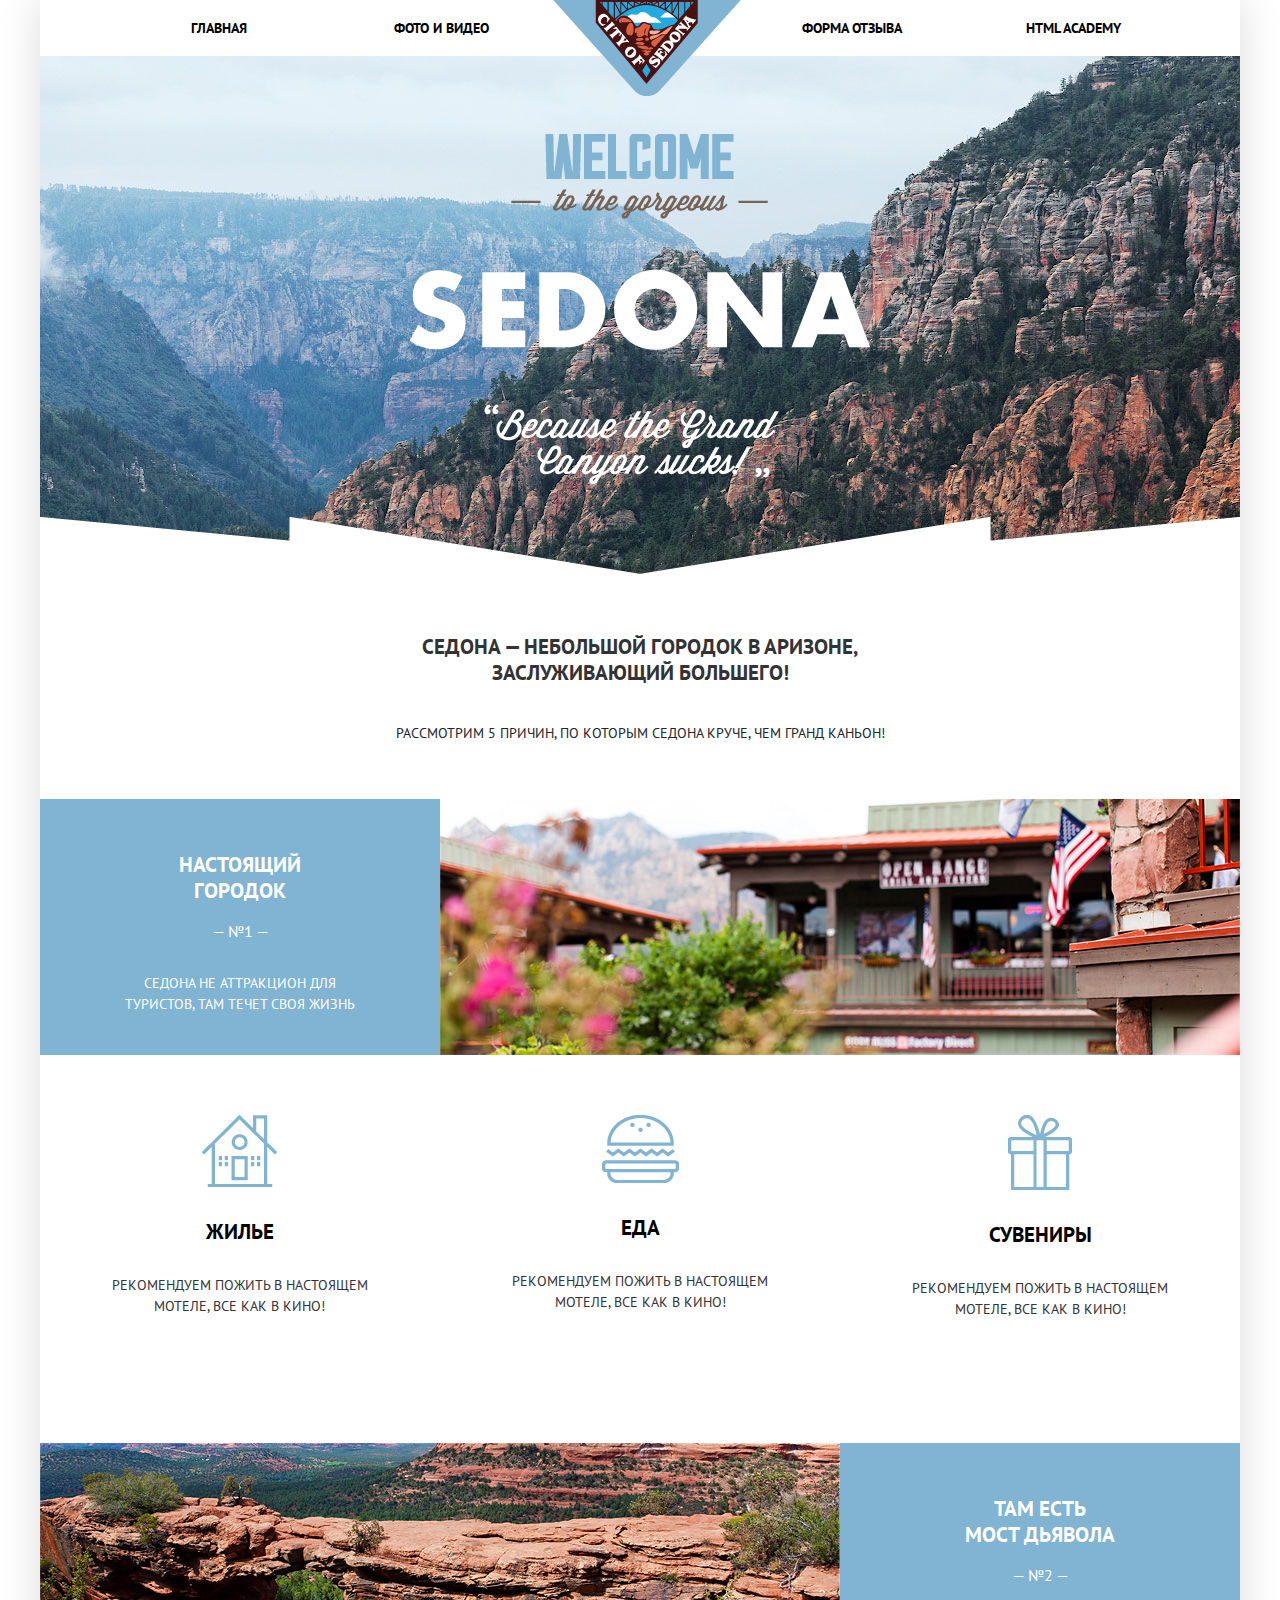
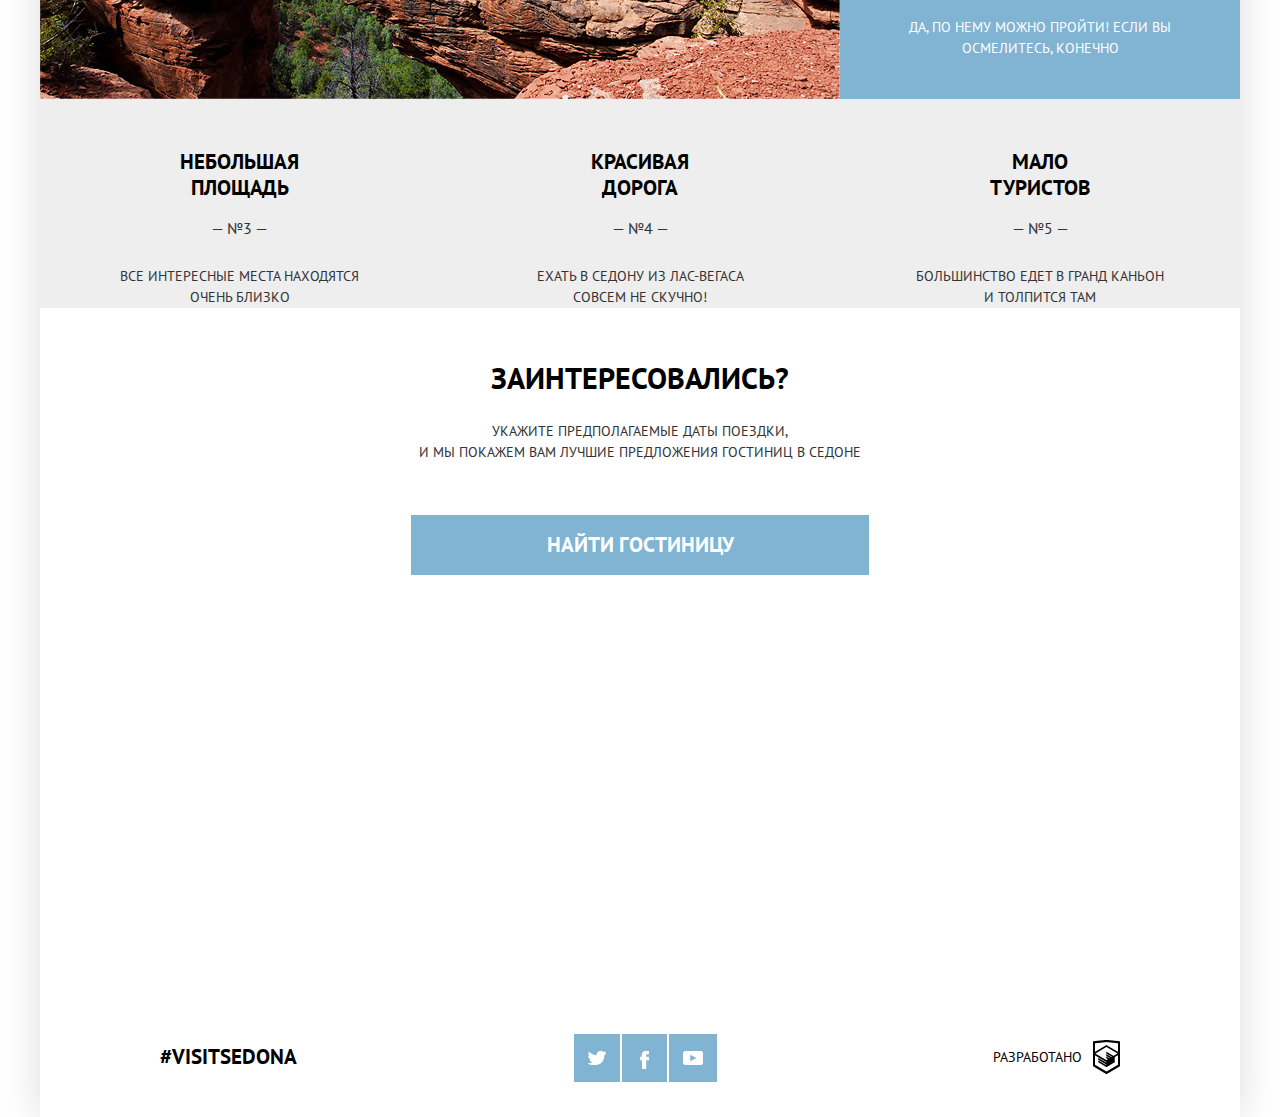
<file: index.html>
<!DOCTYPE html>
<html lang="ru">
<head>
  <meta charset="UTF-8">
  <meta name="viewport" content="width=device-width, initial-scale=1.0">
  <meta http-equiv="X-UA-Compatible" content="ie=edge">
  <!-- <meta name=”viewport” content=”width=device-width, initial-scale=1"> -->
  <link href="https://fonts.googleapis.com/css?family=PT+Sans:400,700&display=swap&subset=cyrillic" rel="stylesheet">
  <!-- <link rel="stylesheet" href="css/normalize.css"> -->
  <link rel="stylesheet" href="css/bootstrap.min.css">
  <link rel="stylesheet" href="css/main.css">
  <title>Senoda</title>
</head>
<body>
  <div class="wraper">
    <div class="page-header">
      <div class="main-nav hamburger-menu">
        
        <input id="menu__toggle" type="checkbox"/>
        <label class="menu__btn" for="menu__toggle">
          <span></span>
        </label>
        <ul class="main-nav__items">
          <li class="main-nav__item">
            <a class="main-nav__link" href="index.html">Главная</a>
          </li>
          <li class="main-nav__item">
              <a class="main-nav__link" href="photo.html">ФОТО И ВИДЕО</a>
          </li>
          <li class="main-nav__item o">
              <a class="main-nav__link" href="#">Форма отзыва</a>
          </li>
          <li class="main-nav__item o">
              <a class="main-nav__link" href="#">HTML Academy</a>
          </li>
          <li class=" main-nav__item--logo">
            <a class="main-nav__logo" href="index.html">
              <picture>
                <source media="(max-width: 768px)"
                srcset="/img/logotyle-mobile.svg.png" >
                  <img src="/img/logo.png" alt="">

              </picture>
              
            </a>
          </li>
           </ul>
      </div>
      <!-- /.main-nav -->
      
    </div>
    <!-- /.page-header -->
    <div class="header">
      <div class="header-img">
        
        <img src="/img/text-index.svg.png" alt="">
      </div>
      <!-- /.header-img -->
    </div>
    <!-- /.header -->
    <div class="intro">
      <div class="intro-title">
          СЕДОНА — небольшой городок в АРИЗОНЕ, 
          зАСЛУЖИвающий большего!
      </div>
      <!-- /.intro-title -->
      <div class="intro-subtitle">
          Рассмотрим 5 причин, по которым Седона круче, чем гранд каньон!
      </div>
      <!-- /.intro-subtitle -->
    </div>
    <!-- /.intro -->

    <div class="features">
      <div class="features__inner">
        <div class="features__title">
            НАСТОЯЩИЙ<br>
            ГОРОДОК
        </div>
        <!-- /.features__title -->
        <div class="features__number">
            — №1 —
        </div>
        <!-- /.features__number -->
        <div class="features__subtitle">
            СЕДОНА НЕ АТТРАКЦИОН ДЛЯ ТУРИСТОВ, 
                ТАМ ТЕЧЕТ СВОЯ ЖИЗНЬ
        </div>
        <!-- /.features__subtitle -->
      </div>
      <!-- /.features__inner -->
      <div class="features__img">

          <picture>
            <source media="(max-width: 1279px)"
            srcset="/img/photo-city@1x768.png">
            
            <img src="/img/photo-city@1x.png" alt="">
            
          </picture>
        </div>
        <!-- /.features__img -->
    </div>
    <!-- /.features -->

    <div class="features__wrap">
    <div class="features__block">
        <img 
        src="/img/icon-house.svg.png"
         alt="">
        <div class="features__block-title">
            Жилье
        </div>
        <!-- /.features__block-title -->
        <div class="features__block-subtitle">
            Рекомендуем пожить в настоящем<br>
             мотеле, все как в кино!
        </div>
        <!-- /.features__block-subtitle -->
      </div>
      <!-- /.features__block -->
      <div class="features__block">
          <img 
          src="/img/icon-burger.svg.png"
           alt="">
          <div class="features__block-title">
              ЕДА
          </div>
          <!-- /.features__block-title -->
          <div class="features__block-subtitle">
              Рекомендуем пожить в настоящем<br>
               мотеле, все как в кино!
          </div>
          <!-- /.features__block-subtitle -->
        </div>
        <!-- /.features__block -->
        <div class="features__block">
            <img 
            src="/img/icon-gift.svg.png"
             alt="">
            <div class="features__block-title">
                СУВЕНИРЫ
            </div>
            <!-- /.features__block-title -->
            <div class="features__block-subtitle">
                Рекомендуем пожить в настоящем<br>
                 мотеле, все как в кино!
            </div>
            <!-- /.features__block-subtitle -->
          </div>
          <!-- /.features__block -->
    </div>
     <!-- /.features__wrap -->

     <div class="features">
        <div class="features__img">
          <picture>
            <source media="(max-width: 1279px)"
            srcset="/img/photo-bridge@2.png">
              <img src="/img/photo-bridge@1x.png" alt="">

          </picture>
            
          </div>
        <div class="features__inner">
            
              <!-- /.features__img -->
          <div class="features__title">
              ТАМ ЕСТЬ<br> 
            Мост дьявола
          </div>
          <!-- /.features__title -->
          <div class="features__number">
              — №2 —
          </div>
          <!-- /.features__number -->
          <div class="features__subtitle">
              Да, по нему можно пройти! 
              Если вы осмелитесь, конечно
          </div>
          <!-- /.features__subtitle -->
        </div>
        <!-- /.features__inner -->
      </div>
      <!-- /.features -->
     
        <div class="features__blocks">
          <div class="features__wrapper">

              <div class="block__title">
                  НЕБОЛЬШАЯ<br>
                  ПЛОЩАДЬ
              </div>
              <!-- /.block__title -->
              <div class="block__number">
                  — №3 —
      
              </div>
              <!-- /.block__number -->
              <div class="block__subtitle">
                  ВСЕ интересные места находятся очень близко
              </div>
              <!-- /.block__subtitle -->
            </div>
            <!-- /.features__block -->
            <div class="features__wrapper">

                <div class="block__title">
                    КРАСИВАЯ<br>
                    ДОРОГА
                </div>
                <!-- /.block__title -->
                <div class="block__number">
                    — №4 —
                </div>
                <!-- /.block__number -->
                <div class="block__subtitle">
                    ЕХАТЬ В СЕДОНУ ИЗ ЛАС-ВЕГАСА совсем 
                      НЕ СКУЧНО!
                </div>
                <!-- /.block__subtitle -->
              </div>
              <!-- /.features__block -->
              <div class="features__wrapper">
                  <div class="block__title">
                      МАЛО<br>
                      ТУРИСТОВ
                  </div>
                  <!-- /.block__title -->
                  <div class="block__number">
                      — №5 —
                  </div>
                  <!-- /.block__number -->
                  <div class="block__subtitle">
                      Большинство едет в гранд каньон и толпится там
                  </div>
                  <!-- /.block__subtitle -->
                </div>
                <!-- /.features__block -->
          </div>
          <!-- /.features__wrap -->
          <div class="search">
            <div class="search__title">
                ЗАИНТЕРЕСОВАЛИСЬ?

            </div>
            <!-- /.search__title -->
            <div class="search__subtitle">
                Укажите предполагаемые даты поездки,<br> 
                и мы покажем вам лучшие предложения гостиниц в седоне

            </div>
            <!-- /.search__subtitle -->
            <div class="search__btn">
              <a href="#">НАЙТИ гостиницу</a>

            </div>
            <!-- /.search__btn -->
          </div>
          <!-- /.search -->

          <div class="map">
              <iframe src="https://www.google.com/maps/embed?pb=!1m18!1m12!1m3!1d463901.4485378964!2d-76.82745947837904!3d38.85880020429956!2m3!1f0!2f0!3f0!3m2!1i1024!2i768!4f13.1!3m3!1m2!1s0x89b7b7becde3601d%3A0x33ac50735dcaec3a!2sSenoda%20Inc!5e0!3m2!1suk!2sua!4v1572986205597!5m2!1suk!2sua" width="100%" height="350" frameborder="0" style="border:0;" allowfullscreen=""></iframe>
          </div>
          <!-- /.map -->

          <div class="footer">
            <div class="footer__title">
                #visitSEDONA
            </div>
            <!-- /.footer__title -->
            <div class="footer__social">
              <div class="social__block">
                <a href="#">
                    <img src="/img/icon-twitter.svg.png" alt="">
                </a>
              </div>
              <!-- /.social__block -->

              <div class="social__block">
                  <a class="fb" href="#">
                      <img class="fd"  src="/img/icon-facebook.svg.png" alt="">
                  </a>
                </div>
                <!-- /.social__block -->

                <div class="social__block">
                    <a href="#">
                        <img src="/img/icon-youtube.svg.png" alt="">
                    </a>
                  </div>
                  <!-- /.social__block -->

            </div>
            <!-- /.footer__social -->
            <div class="footer__info">
              <p>Разработано</p>
              <img src="/img/htmlacademy.svg.png" alt="">
            </div>
            <!-- /.footer__info -->
            
          </div>
          <!-- /.footer -->
            
  </div>
  <!-- /.wraper -->

  
</body>
</html>
</file>
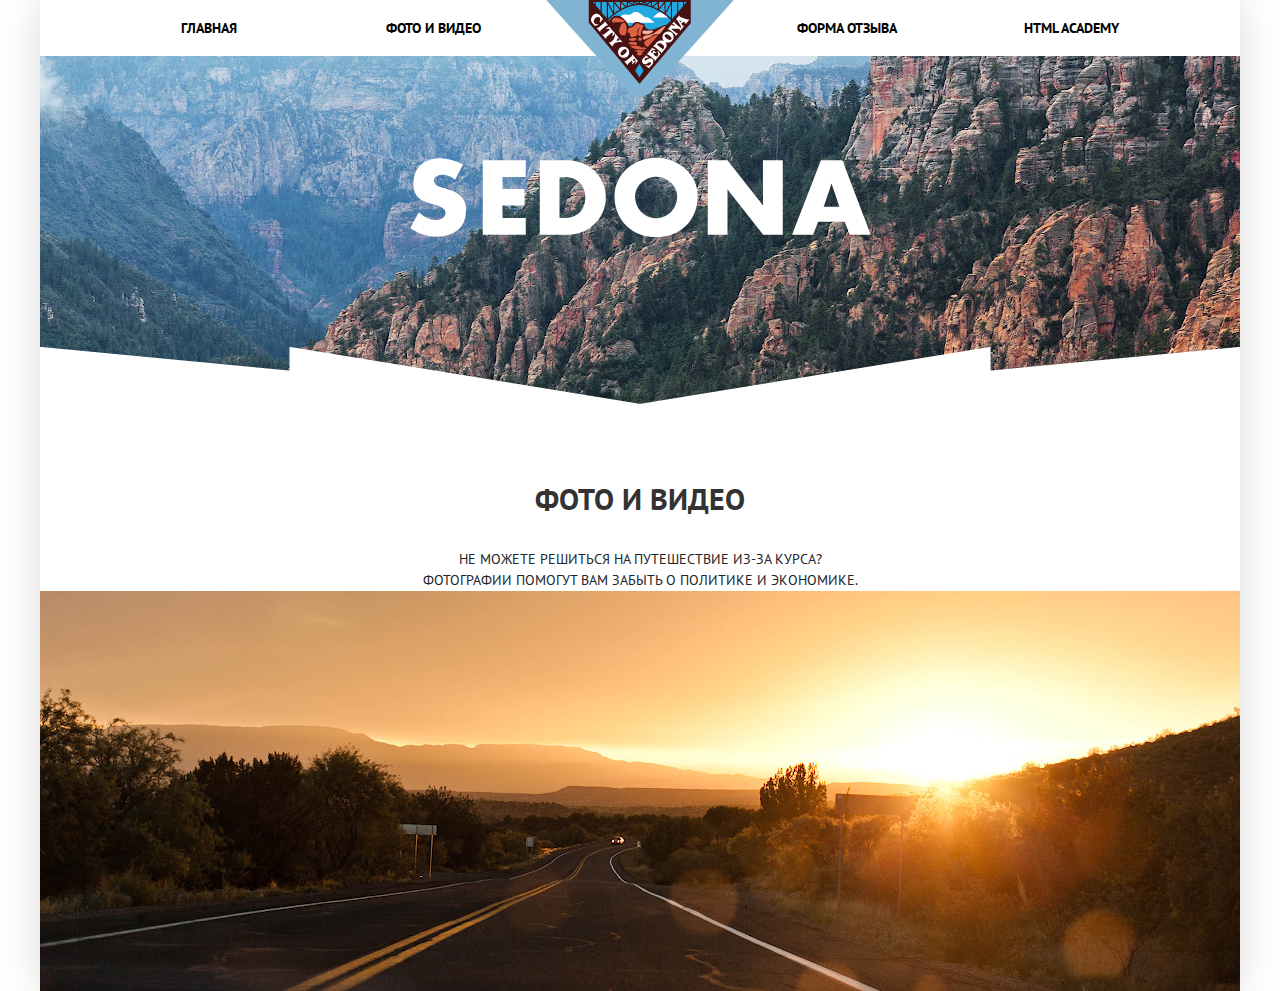
<file: photo.html>
<!DOCTYPE html>
<html lang="ru">
<head>
  <meta charset="UTF-8">
  <meta name="viewport" content="width=device-width, initial-scale=1.0">
  <meta http-equiv="X-UA-Compatible" content="ie=edge">
  <meta name=”viewport” content=”width=device-width, initial-scale=1">
  <link href="https://fonts.googleapis.com/css?family=PT+Sans:400,700&display=swap&subset=cyrillic" rel="stylesheet">
  <!-- <link rel="stylesheet" href="css/normalize.css"> -->
  <link rel="stylesheet" href="css/bootstrap.min.css">
  <link rel="stylesheet" href="css/main.css">
  <title>Photo</title>
</head>
<body>
    <div class="wraper">
        <div class="page-header">
          <div class="main-nav">
            <ul class="main-nav__items">
              <li class="main-nav__item">
                <a class="main-nav__link" href="index.html">Главная</a>
              </li>
              <li class="main-nav__item">
                  <a class="main-nav__link" href="#">ФОТО И ВИДЕО</a>
              </li>
              <li class="main-nav__item o">
                  <a class="main-nav__link" href="#">Форма отзыва</a>
              </li>
              <li class="main-nav__item o">
                  <a class="main-nav__link" href="#">HTML Academy</a>
              </li>
              <li class="main-nav__item main-nav__item--logo">
                <a class="main-nav__logo" href="index.html">
                  <img src="/img/logo.png" alt="">
                </a>
              </li>
               </ul>
          </div>
          <!-- /.main-nav -->
          
        </div>
        <!-- /.page-header -->
        <div class="header p">
          <div class="header-img photo"> 
            <img src="/img/text-sedona.svg.png" alt="">
          </div>
          <!-- /.header-img -->
        </div>
        <!-- /.header -->
        <div class="intro">
            <div class="intro-title ph">
                Фото и видео
            </div>
            <!-- /.intro-title -->
            <div class="intro-subtitle">
                Не можете решиться на путешествие из-за курса?<br>
                Фотографии помогут вам забыть о политике и экономике.
            </div>
            <!-- /.intro-subtitle -->
          </div>
          <!-- /.intro -->
          <div class="gallery">
            <div class="gallery-item">
              <img src="/img/photo-1-desktop.jpg.png" alt="">
              <pi
            </div>
            <!-- /.gallery-item -->
          </div>
          <!-- /.gallery -->


  
</body>
</html>
</file>
<file: css/main.css>
body {
  margin: 0;
  padding: 0;
  font-family: 'PT Sans', sans-serif;
}
.wraper {
  width: auto;
  margin: 0 auto;
  text-align: center;
}
/* скрываем чекбокс */
#menu__toggle {
  opacity: 0;
}

.main-nav {
  display: -webkit-box;
  display: -ms-flexbox;
  display: flex;
  width: 100%;
  height: 56px;
}

.main-nav ul li a {
  text-decoration: none;
}
.page-header {
  display: -webkit-box;
  display: -ms-flexbox;
  display: flex;
  -webkit-box-pack: center;
      -ms-flex-pack: center;
          justify-content: center;
}
.main-nav__items {
  display: -webkit-box;
  display: -ms-flexbox;
  display: flex;
  -webkit-box-pack: center;
      -ms-flex-pack: center;
          justify-content: center;
  width: 100%;
  padding: 0;
  margin: 0;
  -ms-flex-wrap: wrap;
      flex-wrap: wrap;
  list-style: none;
}
.main-nav__item {
  width: 18.7%;
  height: 56px;
  list-style: none;
  padding-top: 15px;
  text-align: center;
}
.o {
  -webkit-box-ordinal-group: 2;
      -ms-flex-order: 1 ;
          order: 1 ;
}
.main-nav__link {
  text-decoration: none;
  text-transform: uppercase;
  color: #000000;
  font-family: "PT Sans";
  font-size: 14px;
  font-weight: 700;
  line-height: 26px;
}
.main-nav__link a {
  text-decoration: none;
}
.main-nav__logo {
  width: 188px;
  height: 96px;
}
.main-nav__item--logo {
  padding: 0;
  width: 189px;
}
.header {
  background: url(../img/2-layers.png) no-repeat center;
  height: 518px;
}
.p {
  background-position: 0 -170px;
  height: 370px;
}
.header-img {
  text-align: center;
  padding-top: 78px;
}
.photo {
  padding-top: 101px;
}
.intro {
  margin-top: 5%;
  text-align: center;
  width: 490px;
  margin-left: auto;
  margin-right: auto;
}
.intro-title {
  color: #333333;
  font-family: "PT Sans";
  font-size: 21px;
  font-weight: 700;
  line-height: 26px;
  text-transform: uppercase;
}
.ph {
  font-size: 30px;
}
.intro-subtitle {
  font-family: "PT Sans";
  font-size: 14px;
  font-weight: 400;
  text-transform: uppercase;
  padding-top: 37px;
}
.features {
  padding-top: 55px;
  width: 100%;
  display: -webkit-box;
  display: -ms-flexbox;
  display: flex;
  -webkit-box-pack: center;
      -ms-flex-pack: center;
          justify-content: center;
}
.features__inner {
  position: relative;
  background-color: #81b3d2;
  width: 400px;
  height: 256px;
}
.features__title {
  padding-top: 53px;
  padding-bottom: 15px;
  color: #ffffff;
  font-family: "PT Sans";
  font-size: 21px;
  font-weight: 700;
  line-height: 26px;
  text-transform: uppercase;
}
.features__number {
  padding-bottom: 30px;
  color: #ffffff;
}
.features__subtitle {
  width: 265px;
  margin-left: auto;
  margin-right: auto;
  color: #ffffff;
  font-family: "PT Sans";
  font-size: 14px;
  font-weight: 400;
  text-transform: uppercase;
}
.features__block {
  width: 33.3%;
  height: 333px;
}
.features__block img {
  padding-top: 60px;
}
.features__block-title {
  padding-top: 32px;
  color: #000000;
  font-family: "PT Sans";
  font-size: 21px;
  font-weight: 700;
  line-height: 26px;
  text-transform: uppercase;
}
.features__block-subtitle {
  padding-top: 30px;
  color: #333333;
  font-family: "PT Sans";
  font-size: 14px;
  font-weight: 400;
  text-transform: uppercase;
}
.features__wrap {
  display: -webkit-box;
  display: -ms-flexbox;
  display: flex;
  -webkit-box-pack: justify;
      -ms-flex-pack: justify;
          justify-content: space-between;
}
.features__blocks {
  display: -webkit-box;
  display: -ms-flexbox;
  display: flex;
  -webkit-box-pack: justify;
      -ms-flex-pack: justify;
          justify-content: space-between;
}
.features__wrapper {
  width: 33.3%;
  background-color: #eeeeee;
}
.block__title {
  color: #000000;
  font-family: "PT Sans";
  font-size: 21px;
  font-weight: 700;
  line-height: 26px;
  padding-top: 50px;
  padding-bottom: 15px;
}
.block__number {
  color: #333333;
  padding-bottom: 26px;
}
.block__subtitle {
  width: 260px;
  color: #333333;
  font-family: "PT Sans";
  font-size: 14px;
  font-weight: 400;
  text-transform: uppercase;
  margin-left: auto;
  margin-right: auto;
}
.search {
  margin-top: 57px;
}
.search__title {
  color: #000000;
  font-family: "PT Sans";
  font-size: 30px;
  font-weight: 700;
  line-height: 26px;
}
.search__subtitle {
  color: #333333;
  font-family: "PT Sans";
  font-size: 14px;
  font-weight: 400;
  text-transform: uppercase;
  padding-top: 30px;
}
.search__btn {
  width: 458px;
  padding-top: 17px;
  padding-bottom: 17px;
  margin-top: 52px;
  background-color: #81b3d2;
  margin-left: auto;
  margin-right: auto;
}
.search__btn a {
  color: #ffffff;
  font-family: "PT Sans";
  font-size: 21px;
  font-weight: 700;
  line-height: 26px;
  text-transform: uppercase;
  text-decoration: none;
}
.map {
  margin-top: 66px;
}
.footer {
  width: 80%;
  height: 120px;
  margin-left: auto;
  margin-right: auto;
  display: -webkit-box;
  display: -ms-flexbox;
  display: flex;
  -webkit-box-pack: justify;
      -ms-flex-pack: justify;
          justify-content: space-between;
}
.footer__title {
  color: #000000;
  font-family: "PT Sans";
  font-size: 21px;
  font-weight: 700;
  line-height: 120px;
  text-transform: uppercase;
}
.footer__social {
  display: -webkit-box;
  display: -ms-flexbox;
  padding-top: 36px;
  display: flex;
}
.social__block {
  margin: 1px;
  background-color: #81b3d2;
  height: 48px;
}
.fb{
  padding-right: 4px;
  padding-left: 4px;
}
.social__block img {
  padding-top: 17px;
  padding-bottom: 17px;
  padding-right: 14px;
  padding-left: 14px;
}
.footer__info {
  display: -webkit-box;
  display: -ms-flexbox;
  display: flex;
  
}
.footer__info p {
  color: #000000;
  font-family: "PT Sans";
  font-size: 14px;
  font-weight: 400;
  line-height: 120px;
  text-transform: uppercase;
}
.footer__info img {
  margin-left: 11px;
  width: 27px;
  height: 34px;
  margin-top: 43px;
}
@media (min-width: 1280px){
.wraper {
    box-shadow: 0 0 40px 0 #dbdbdb;
}
}
@media (min-width: 768px){
.wraper {
    max-width: 1200px;
    margin: 0 auto;
}
}

@media (max-width: 576px){
  /* скрываем чекбокс */
  #menu__toggle {
  opacity: 0;
}
/* стилизуем кнопку */
.menu__btn {
  display: flex; /* используем flex для центрирования содержимого */
  align-items: center;  /* центрируем содержимое кнопки */
  position: absolute;
  top: 15px;
  right: 20px;
  width: 26px;
  height: 26px;
  cursor: pointer;
  z-index: 1;
}
/* добавляем "гамбургер" */
.menu__btn > span,
.menu__btn > span::before,
.menu__btn > span::after {
  display: block;
  position: absolute;
  width: 100%;
  height: 3px;
  background-color: #81b3d2;
}
.menu__btn > span::before {
  content: '';
  top: -8px;
}
.menu__btn > span::after {
  content: '';
  top: 8px;
}
/* контейнер меню */
.main-nav__items{
  display: block;
  position: fixed;
  visibility: hidden;
  top: 0;
  left: -100%;
  /* width: 300px;
  height: 100%; */
  margin: 0;
  padding: 80px 0;
  list-style: none;
  text-align: center;
  background-color: #edf8ff;
  box-shadow: 1px 0px 6px rgba(0, 0, 0, .2);
}
/* элементы меню */
.main-nav__item {
  display: block;
  width: 100%;
  padding: 12px 24px;
  color: #333;
  font-family: "PT Sans";
  font-size: 20px;
  font-weight: 600;
  text-decoration: none;
}
.menu__item:hover {
  background-color: #CFD8DC;
}

#menu__toggle:checked ~ .menu__btn > span {
  transform: rotate(45deg);
}
#menu__toggle:checked ~ .menu__btn > span::before {
  top: 0;
  transform: rotate(0);
}
#menu__toggle:checked ~ .menu__btn > span::after {
  top: 0;
  transform: rotate(90deg);
}
#menu__toggle:checked ~ .main-nav__items {
  visibility: visible;
  left: 0;
}


  .header-img img{
    width: 282px;
    padding-top: 60px;
  }
  .main-nav__item{
    display: flex;
    flex-direction: column;
  }
  .intro{
    width: 255px;
  }
  .intro-title{
    padding-top: 5px;
  }
  .features{
    flex-direction: column;
  }
  .features__img img{
    width: 100%;
    height: 250px;
  }
  .features__inner{
    width: 100%;
    margin-left: auto;
    margin-right: auto;
  }
  .features__wrap{
    flex-direction: column;
  }
  .features__block{
    width: 100%;
  }
  .features__blocks{
    flex-direction: column;
  }
  .features__wrapper{
    width: 100%;
    margin-bottom: 1px;
  }
  .footer{
    flex-direction: column;
    height: 276px;
  }
  .footer__social{
    margin-right: auto;
    margin-left: auto;
    padding: 0;
  }
  .footer__info{
    margin-left: auto;
    margin-right: auto;
  }
  .search{
    width: 260px;
    margin-right: auto;
    margin-left: auto;
  }
  .search__btn{
    width: 250px;
  }
}
</file>
